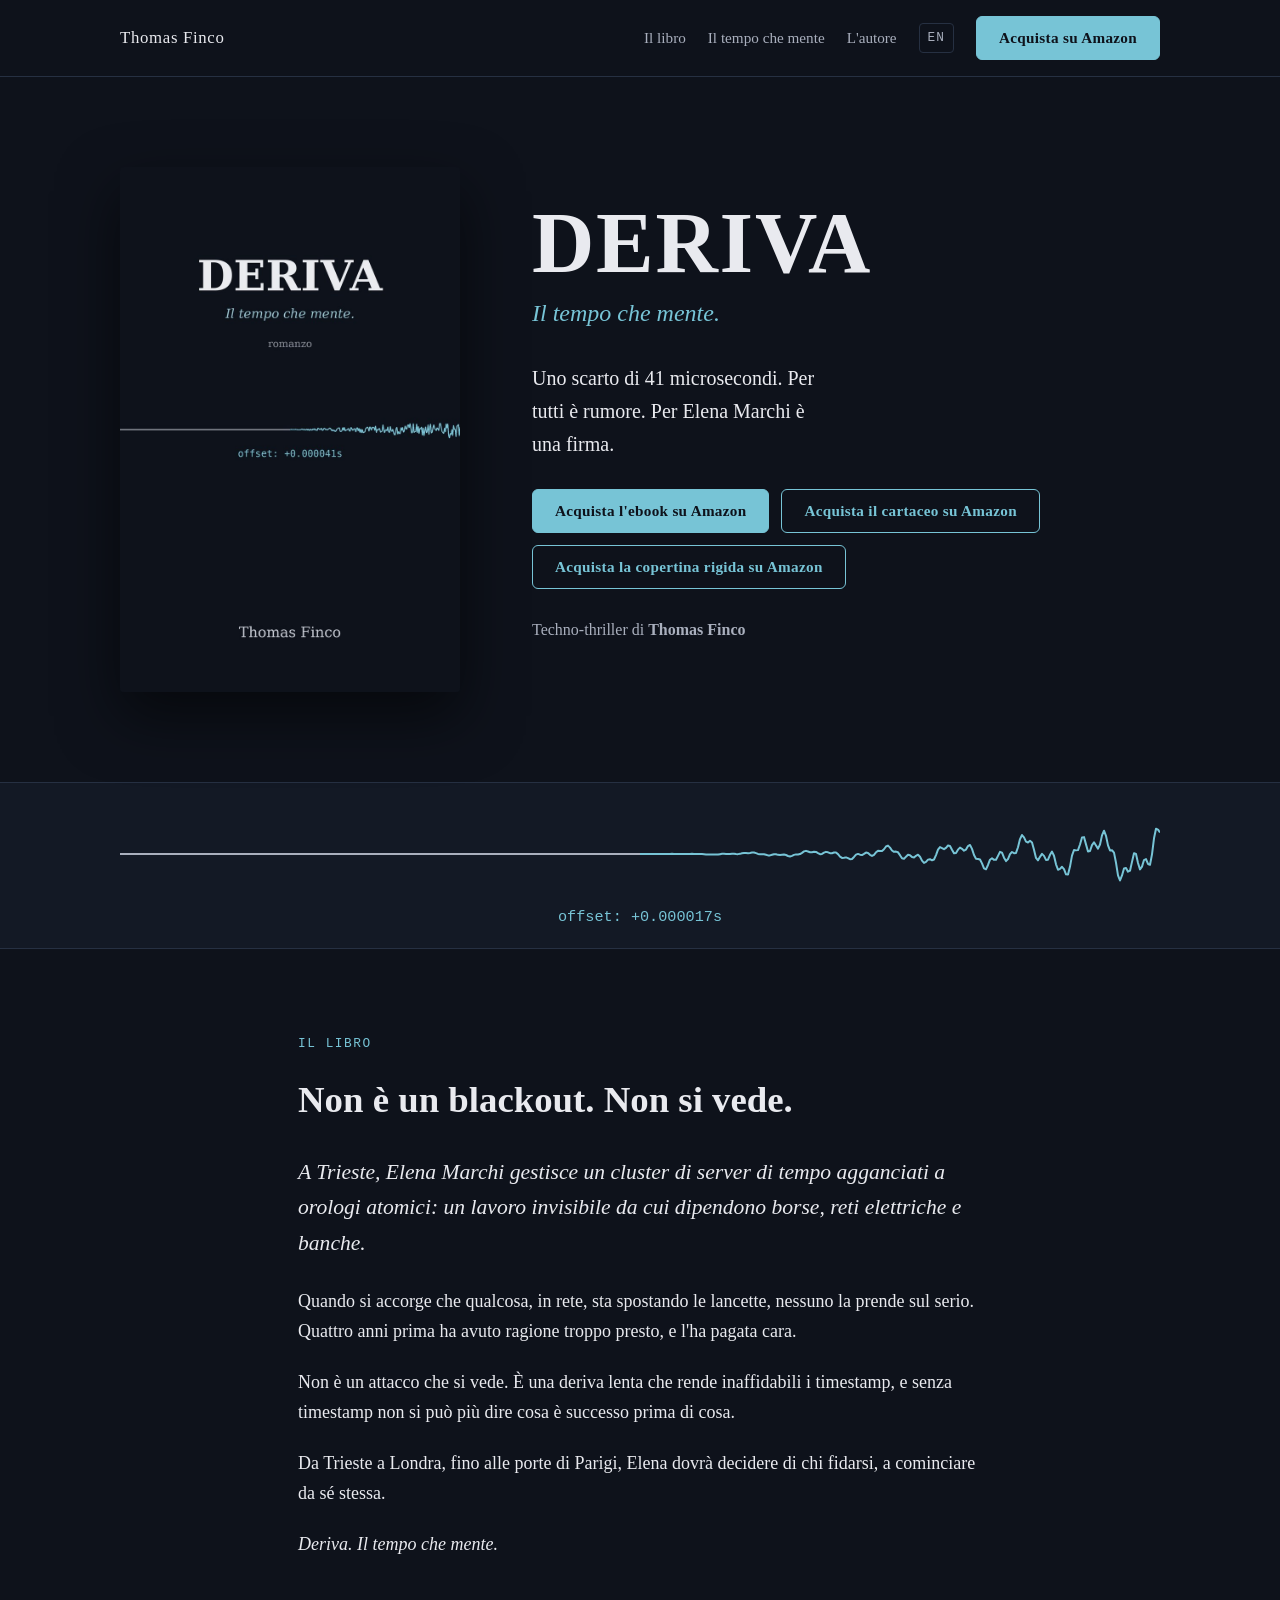
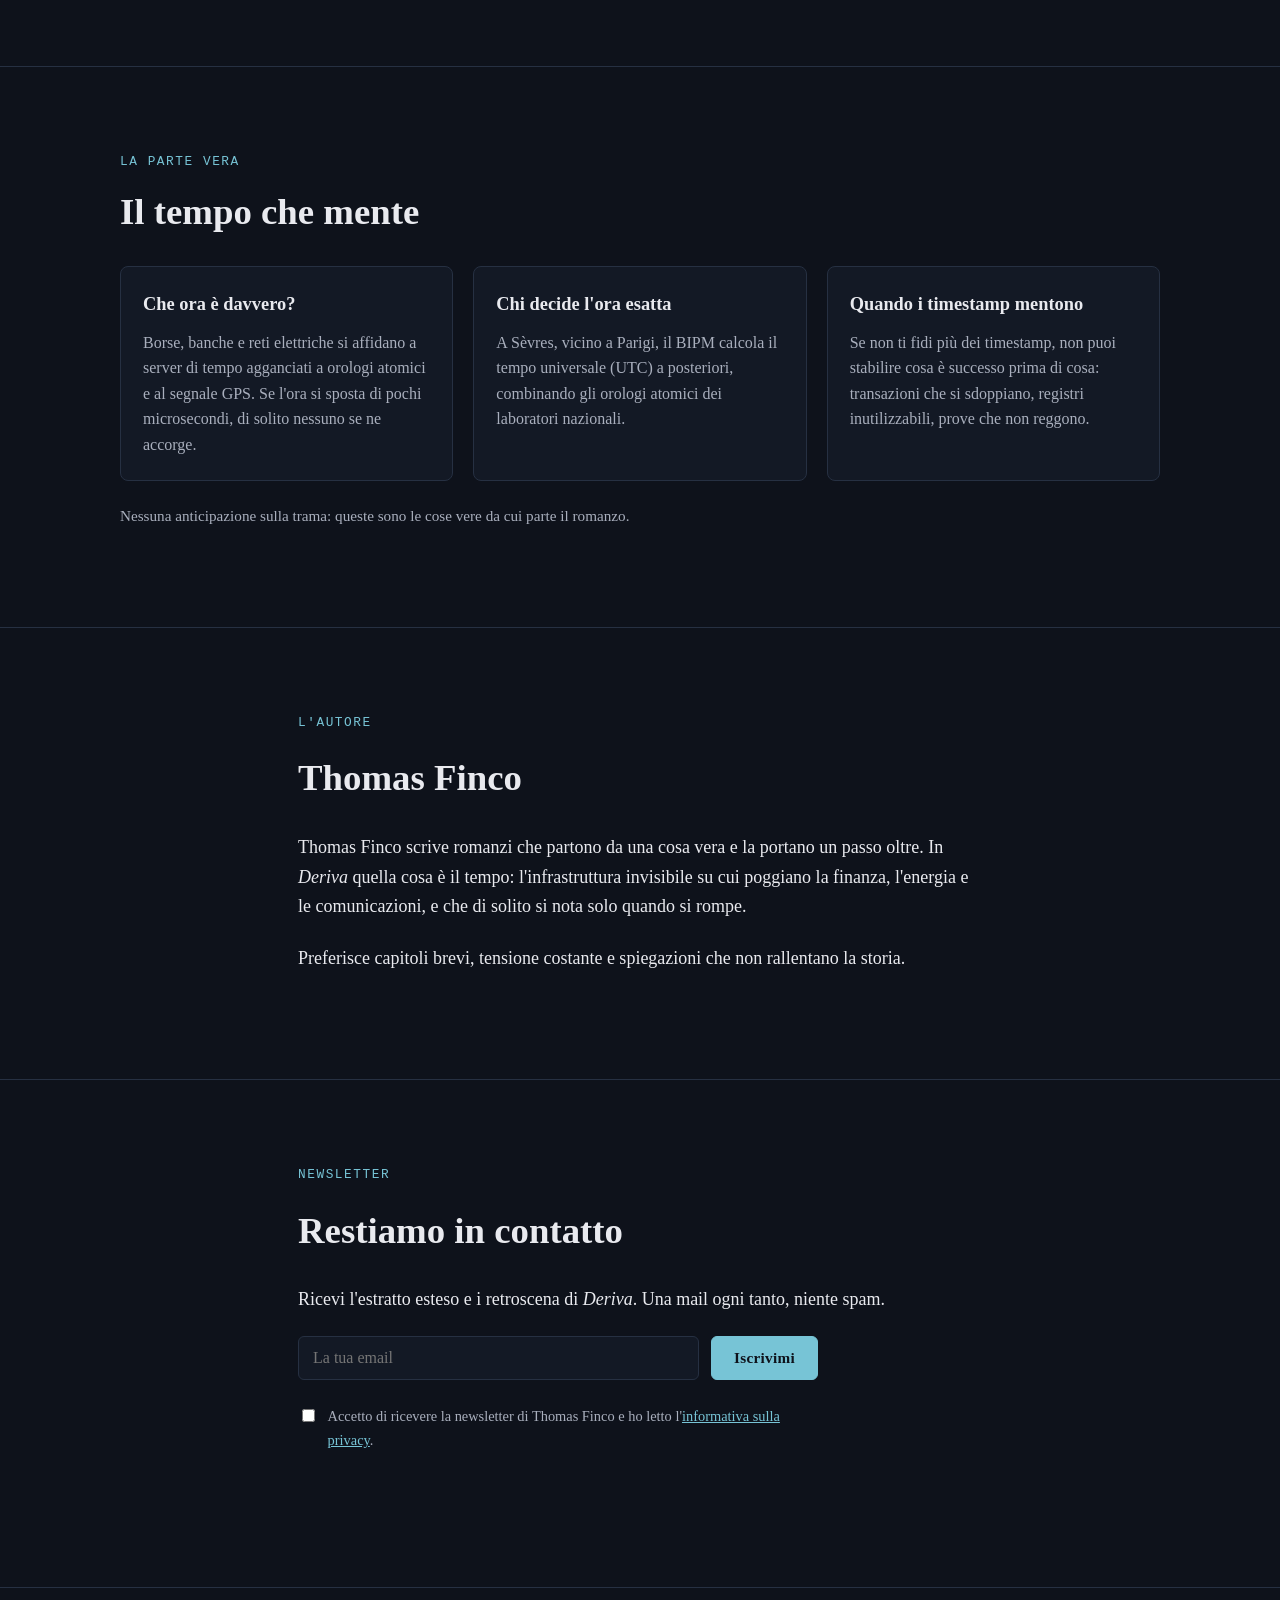
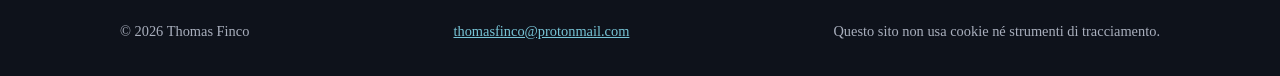
<file: index.html>
<!doctype html>
<html lang="it">
<head>
<meta charset="utf-8">
<meta name="viewport" content="width=device-width, initial-scale=1">
<title>Deriva – Il tempo che mente | Thomas Finco</title>
<meta name="description" content="Deriva, techno-thriller di Thomas Finco. Uno scarto di 41 microsecondi: per tutti è rumore, per Elena Marchi è una firma.">
<meta name="theme-color" content="#0e121b">
<link rel="icon" href="favicon.svg" type="image/svg+xml">
<link rel="stylesheet" href="style.css">

<!-- Versioni linguistiche -->
<link rel="canonical" href="https://thomasfinco.github.io/">
<link rel="alternate" hreflang="it" href="https://thomasfinco.github.io/">
<link rel="alternate" hreflang="en" href="https://thomasfinco.github.io/en/">
<link rel="alternate" hreflang="x-default" href="https://thomasfinco.github.io/">

<!-- Anteprime sui social: con un dominio proprio sostituisci l'indirizzo -->
<meta property="og:type" content="book">
<meta property="og:locale" content="it_IT">
<meta property="og:locale:alternate" content="en_US">
<meta property="og:title" content="Deriva – Il tempo che mente">
<meta property="og:description" content="Techno-thriller di Thomas Finco. Uno scarto di 41 microsecondi: per tutti è rumore.">
<meta property="og:image" content="https://thomasfinco.github.io/anteprima-social.jpg">
<meta name="twitter:card" content="summary_large_image">

<script type="application/ld+json">
{
  "@context": "https://schema.org",
  "@type": "Book",
  "@id": "https://thomasfinco.github.io/#libro",
  "name": "Deriva. Il tempo che mente.",
  "url": "https://thomasfinco.github.io/",
  "author": {
    "@type": "Person",
    "@id": "https://thomasfinco.github.io/#autore",
    "name": "Thomas Finco",
    "url": "https://thomasfinco.github.io/"
  },
  "inLanguage": "it",
  "genre": "Techno-thriller",
  "image": "https://thomasfinco.github.io/copertina.jpg",
  "workTranslation": {
    "@id": "https://thomasfinco.github.io/en/#book"
  },
  "workExample": [
    {
      "@type": "Book",
      "bookFormat": "https://schema.org/EBook",
      "inLanguage": "it",
      "datePublished": "2026-10-10",
      "identifier": {
        "@type": "PropertyValue",
        "propertyID": "ASIN",
        "value": "B0HM3VLLCF"
      },
      "offers": {
        "@type": "Offer",
        "price": "3.99",
        "priceCurrency": "EUR",
        "url": "https://www.amazon.it/dp/B0HM3VLLCF"
      }
    },
    {
      "@type": "Book",
      "bookFormat": "https://schema.org/Paperback",
      "inLanguage": "it",
      "isbn": "9798167982208",
      "numberOfPages": 368,
      "url": "https://www.amazon.it/dp/B0HS6G2751"
    },
    {
      "@type": "Book",
      "bookFormat": "https://schema.org/Hardcover",
      "inLanguage": "it",
      "isbn": "9798167984905",
      "numberOfPages": 368,
      "url": "https://www.amazon.it/dp/B0HS5NPGVF"
    }
  ],
  "sameAs": [
    "https://www.amazon.it/dp/B0HM3VLLCF",
    "https://www.amazon.it/dp/B0HS6G2751",
    "https://www.amazon.it/dp/B0HS5NPGVF"
  ]
}
</script>
</head>
<body>

<header>
  <div class="wrap">
    <a class="marchio" href="#top">Thomas Finco</a>
    <nav aria-label="Principale">
      <a class="voce" href="#il-libro">Il libro</a>
      <a class="voce" href="#il-tempo">Il tempo che mente</a>
      <a class="voce" href="#estratto" id="nav-estratto" hidden>Estratto</a>
      <a class="voce" href="#autore">L'autore</a>
      <a class="lingua" href="en/" hreflang="en" lang="en" title="Read this site in English">EN</a>
      <a class="btn" id="btn-acquista-alto" aria-disabled="true">Presto su Amazon</a>
    </nav>
  </div>
</header>

<main id="top">

  <div class="hero">
    <div class="wrap">
      <img src="copertina.jpg" width="800" height="1237" alt="Copertina di Deriva. Il tempo che mente., romanzo di Thomas Finco: titolo chiaro su sfondo scuro e una linea piatta che comincia a vibrare.">
      <div>
        <h1>DERIVA</h1>
        <p class="sottotitolo">Il tempo che mente.</p>
        <p class="gancio">Uno scarto di 41 microsecondi. Per tutti è rumore. Per Elena Marchi è una firma.</p>
        <div class="azioni">
          <a class="btn" id="btn-ebook" aria-disabled="true">Ebook: in arrivo su Amazon</a>
          <a class="btn secondario" id="btn-cartaceo" aria-disabled="true">Cartaceo</a>
          <a class="btn secondario" id="btn-rigida" hidden>Copertina rigida</a>
        </div>
        <p class="autore-riga">Techno-thriller di <strong>Thomas Finco</strong></p>
      </div>
    </div>
  </div>

  <div class="onda" aria-hidden="true">
    <div class="wrap">
      <canvas id="onda"></canvas>
      <p class="offset" id="offset">offset: +0.000041s</p>
    </div>
  </div>

  <section id="il-libro">
    <div class="wrap colonna">
      <p class="etichetta">Il libro</p>
      <h2>Non è un blackout. Non si vede.</h2>
      <p class="evidenza">A Trieste, Elena Marchi gestisce un cluster di server di tempo agganciati a orologi atomici: un lavoro invisibile da cui dipendono borse, reti elettriche e banche.</p>
      <p>Quando si accorge che qualcosa, in rete, sta spostando le lancette, nessuno la prende sul serio. Quattro anni prima ha avuto ragione troppo presto, e l'ha pagata cara.</p>
      <p>Non è un attacco che si vede. È una deriva lenta che rende inaffidabili i timestamp, e senza timestamp non si può più dire cosa è successo prima di cosa.</p>
      <p>Da Trieste a Londra, fino alle porte di Parigi, Elena dovrà decidere di chi fidarsi, a cominciare da sé stessa.</p>
      <p><em>Deriva. Il tempo che mente.</em></p>
    </div>
  </section>

  <section id="il-tempo">
    <div class="wrap">
      <p class="etichetta">La parte vera</p>
      <h2>Il tempo che mente</h2>
      <div class="schede">
        <article class="scheda">
          <h3>Che ora è davvero?</h3>
          <p>Borse, banche e reti elettriche si affidano a server di tempo agganciati a orologi atomici e al segnale GPS. Se l'ora si sposta di pochi microsecondi, di solito nessuno se ne accorge.</p>
        </article>
        <article class="scheda">
          <h3>Chi decide l'ora esatta</h3>
          <p>A Sèvres, vicino a Parigi, il BIPM calcola il tempo universale (UTC) a posteriori, combinando gli orologi atomici dei laboratori nazionali.</p>
        </article>
        <article class="scheda">
          <h3>Quando i timestamp mentono</h3>
          <p>Se non ti fidi più dei timestamp, non puoi stabilire cosa è successo prima di cosa: transazioni che si sdoppiano, registri inutilizzabili, prove che non reggono.</p>
        </article>
      </div>
      <p class="nota">Nessuna anticipazione sulla trama: queste sono le cose vere da cui parte il romanzo.</p>
    </div>
  </section>

  <section id="estratto" hidden>
    <div class="wrap colonna">
      <p class="etichetta">Estratto</p>
      <h2>Le prime pagine</h2>
      <div id="testo-estratto"></div>
    </div>
  </section>

  <section id="autore">
    <div class="wrap colonna">
      <p class="etichetta">L'autore</p>
      <h2>Thomas Finco</h2>
      <p>Thomas Finco scrive romanzi che partono da una cosa vera e la portano un passo oltre. In <em>Deriva</em> quella cosa è il tempo: l'infrastruttura invisibile su cui poggiano la finanza, l'energia e le comunicazioni, e che di solito si nota solo quando si rompe.</p>
      <p>Preferisce capitoli brevi, tensione costante e spiegazioni che non rallentano la storia.</p>
    </div>
  </section>

  <section id="newsletter" hidden>
    <div class="wrap colonna">
      <p class="etichetta">Newsletter</p>
      <h2>Restiamo in contatto</h2>
      <p>Ricevi l'estratto esteso e i retroscena di <em>Deriva</em>. Una mail ogni tanto, niente spam.</p>
      <form id="form-newsletter" method="post" novalidate>
        <label for="email" class="sr">Indirizzo email</label>
        <input id="email" name="fields[email]" type="email" required placeholder="La tua email" autocomplete="email">
        <button class="btn" type="submit">Iscrivimi</button>
        <label class="consenso"><input type="checkbox" id="consenso" required> <span>Accetto di ricevere la newsletter di Thomas Finco e ho letto l'<a href="privacy.html">informativa sulla privacy</a>.</span></label>
        <input type="hidden" name="ml-submit" value="1">
        <input type="hidden" name="anticsrf" value="true">
        <p id="esito" role="status" aria-live="polite"></p>
      </form>
    </div>
  </section>

</main>

<footer>
  <div class="wrap">
    <span>© 2026 Thomas Finco</span>
    <span id="contatto" hidden></span>
    <span>Questo sito non usa cookie né strumenti di tracciamento.</span>
  </div>
</footer>

<script src="config.js"></script>
<script src="app.js"></script>
</body>
</html>
</file>
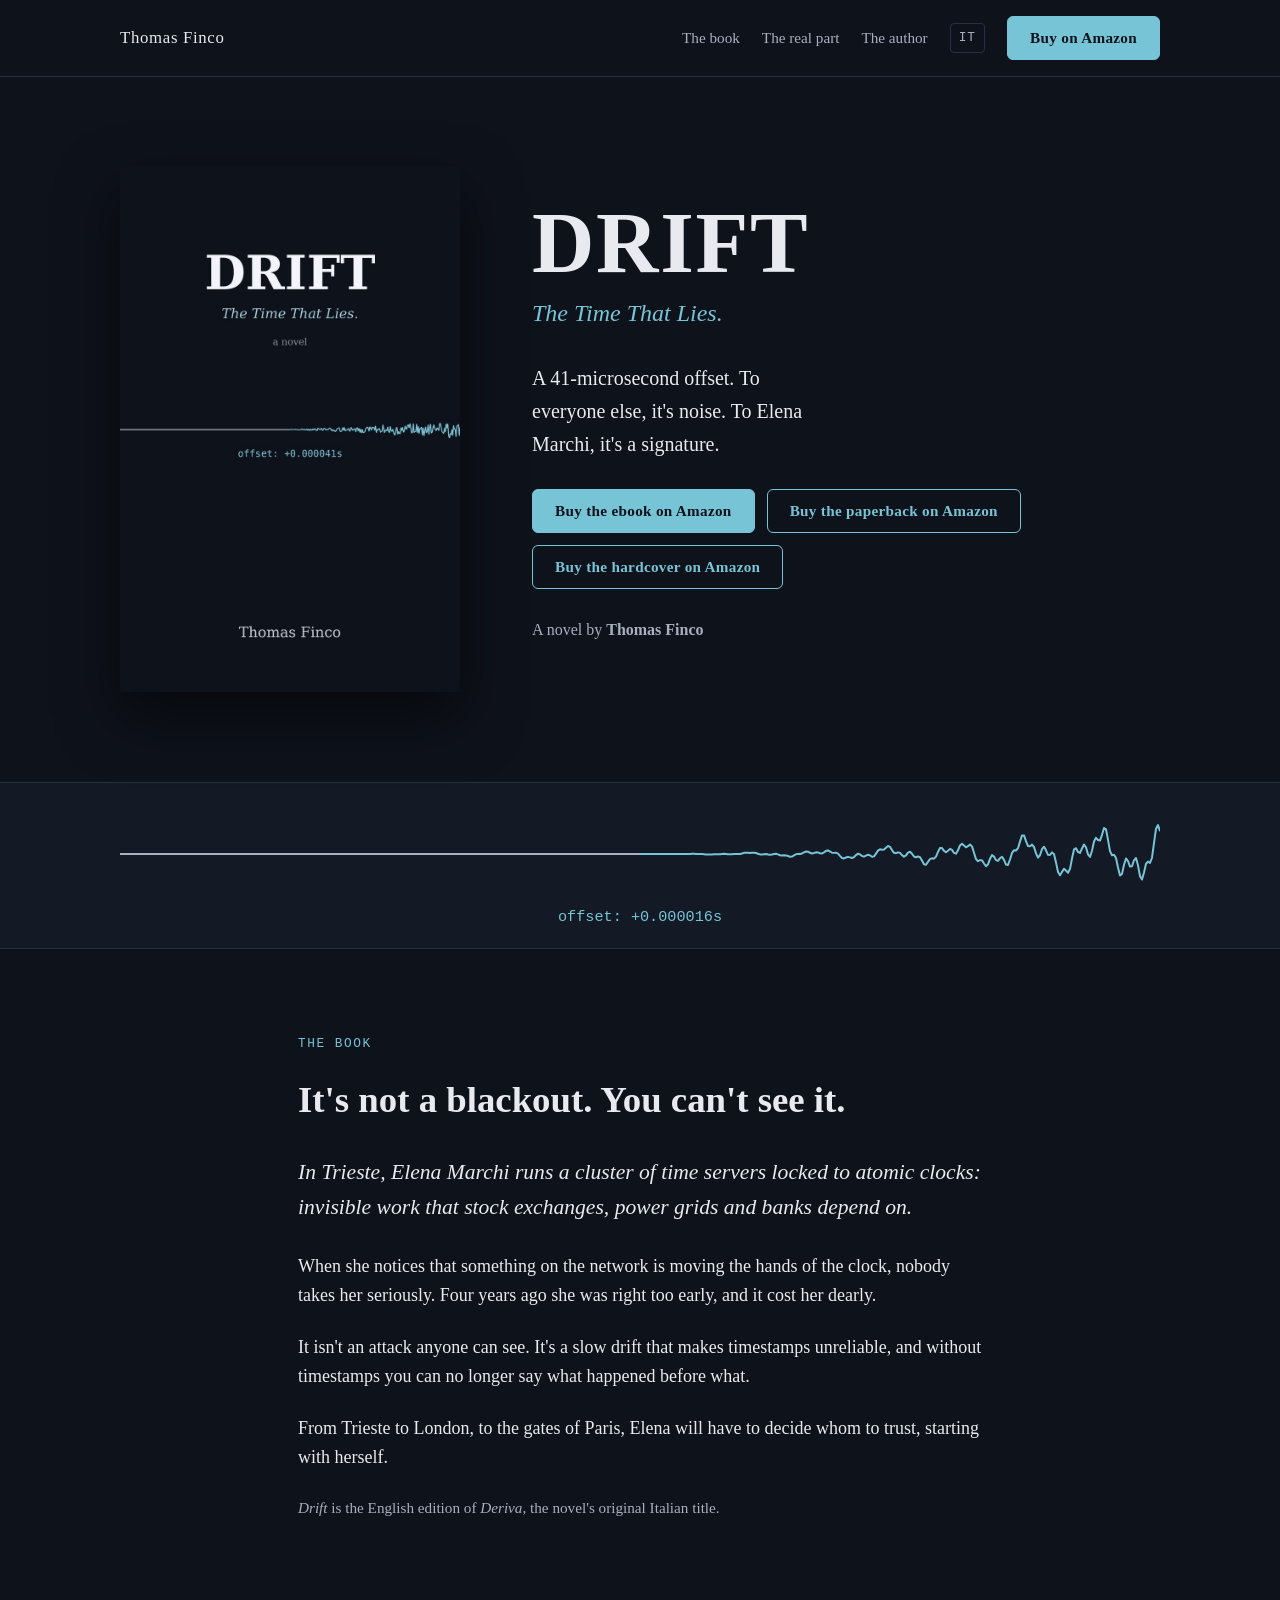
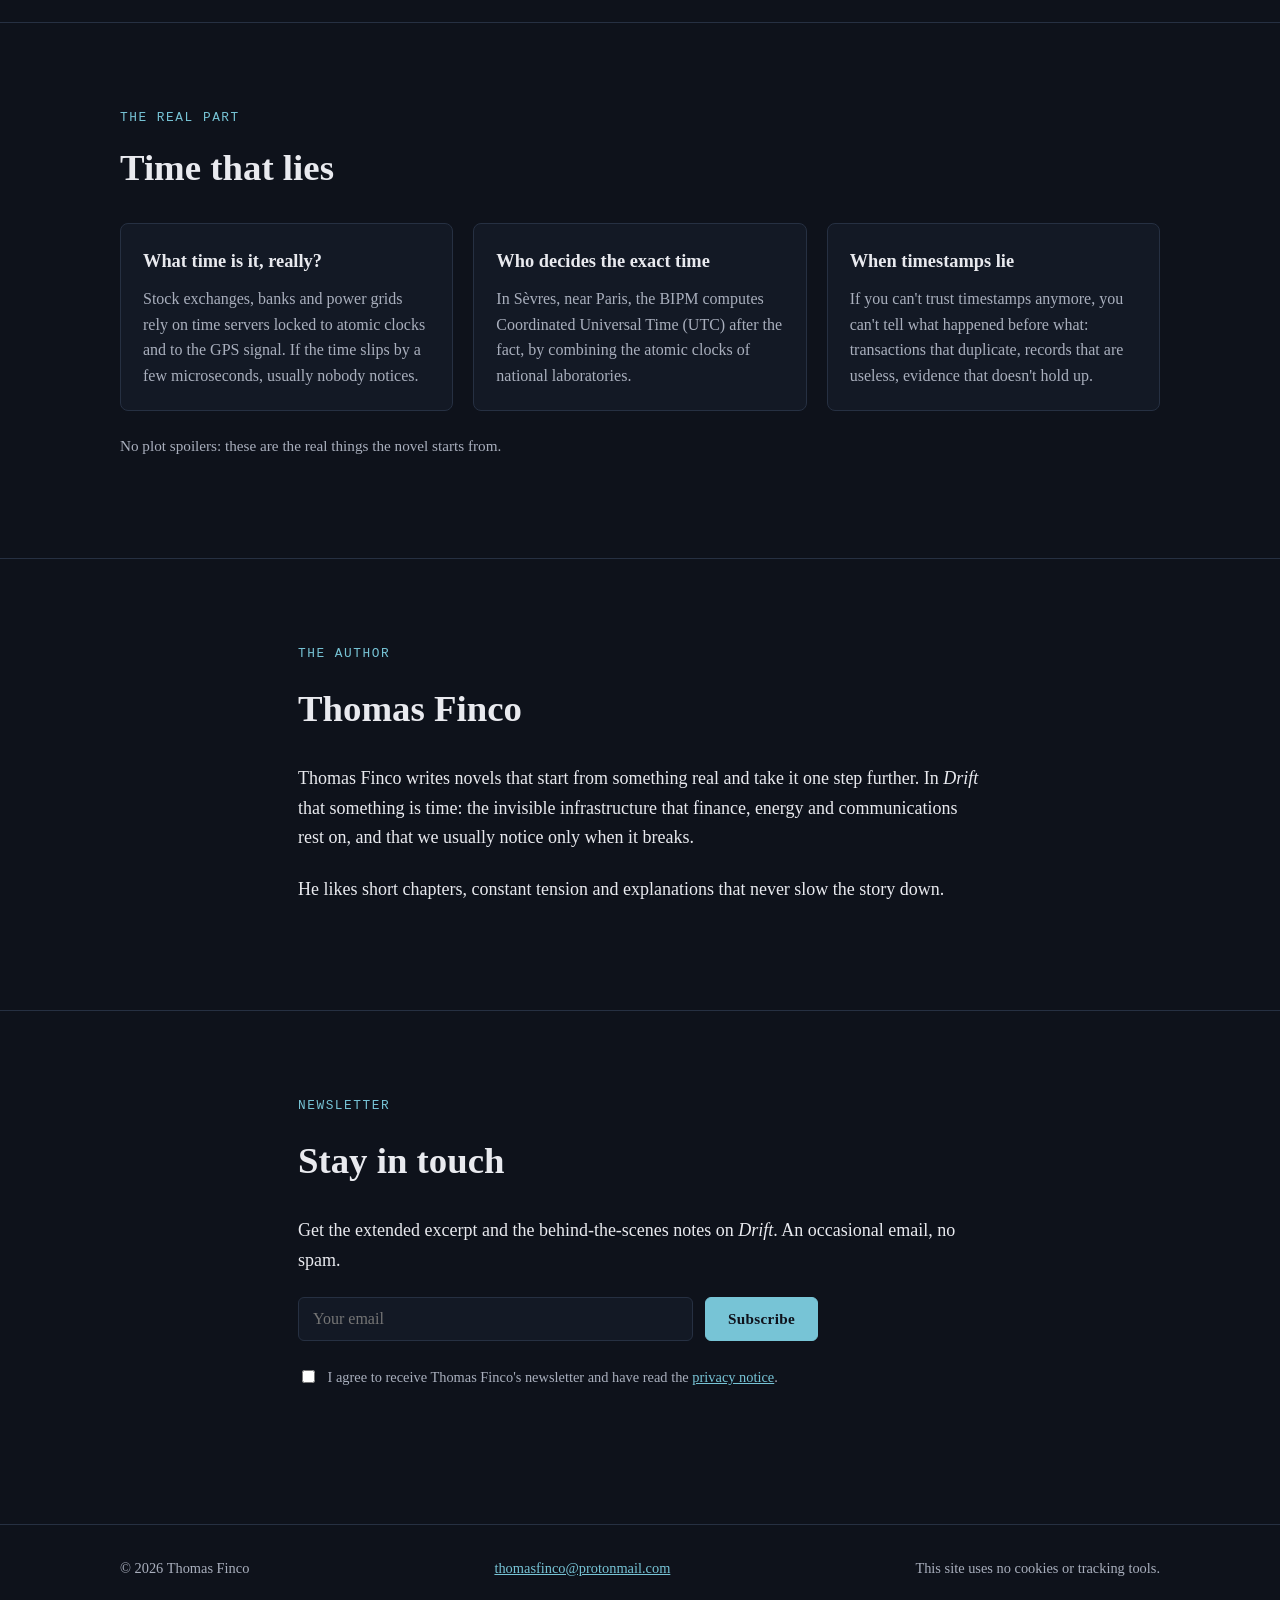
<file: en/index.html>
<!doctype html>
<html lang="en">
<head>
<meta charset="utf-8">
<meta name="viewport" content="width=device-width, initial-scale=1">
<title>Drift: The Time That Lies – A techno-thriller by Thomas Finco</title>
<meta name="description" content="Drift: The Time That Lies, a techno-thriller by Thomas Finco. A 41-microsecond offset: to everyone else it's noise, to Elena Marchi it's a signature.">
<meta name="theme-color" content="#0e121b">
<link rel="icon" href="../favicon.svg" type="image/svg+xml">
<link rel="stylesheet" href="../style.css">

<!-- Language versions -->
<link rel="canonical" href="https://thomasfinco.github.io/en/">
<link rel="alternate" hreflang="it" href="https://thomasfinco.github.io/">
<link rel="alternate" hreflang="en" href="https://thomasfinco.github.io/en/">
<link rel="alternate" hreflang="x-default" href="https://thomasfinco.github.io/">

<!-- Social previews: replace the address if you move to your own domain -->
<meta property="og:type" content="book">
<meta property="og:locale" content="en_US">
<meta property="og:locale:alternate" content="it_IT">
<meta property="og:title" content="Drift: The Time That Lies – A techno-thriller by Thomas Finco">
<meta property="og:description" content="A 41-microsecond offset. To everyone else it's noise.">
<meta property="og:image" content="https://thomasfinco.github.io/anteprima-social-en.jpg">
<meta name="twitter:card" content="summary_large_image">

<script type="application/ld+json">
{
  "@context": "https://schema.org",
  "@type": "Book",
  "@id": "https://thomasfinco.github.io/en/#book",
  "name": "Drift: The Time That Lies",
  "url": "https://thomasfinco.github.io/en/",
  "author": {
    "@type": "Person",
    "@id": "https://thomasfinco.github.io/#autore",
    "name": "Thomas Finco",
    "url": "https://thomasfinco.github.io/"
  },
  "inLanguage": "en",
  "genre": "Techno-thriller",
  "image": "https://thomasfinco.github.io/copertina-en.jpg",
  "translationOfWork": {
    "@id": "https://thomasfinco.github.io/#libro"
  },
  "workExample": [
    {
      "@type": "Book",
      "bookFormat": "https://schema.org/EBook",
      "inLanguage": "en",
      "datePublished": "2026-10-10",
      "identifier": {
        "@type": "PropertyValue",
        "propertyID": "ASIN",
        "value": "B0HM3XYZW8"
      },
      "offers": {
        "@type": "Offer",
        "price": "3.99",
        "priceCurrency": "USD",
        "url": "https://www.amazon.com/dp/B0HM3XYZW8"
      }
    },
    {
      "@type": "Book",
      "bookFormat": "https://schema.org/Paperback",
      "inLanguage": "en",
      "isbn": "9798163069934",
      "numberOfPages": 358,
      "url": "https://www.amazon.com/dp/B0HQCT3YYR"
    },
    {
      "@type": "Book",
      "bookFormat": "https://schema.org/Hardcover",
      "inLanguage": "en",
      "isbn": "9798163071579",
      "numberOfPages": 358,
      "url": "https://www.amazon.com/dp/B0HQDKXD9N"
    }
  ],
  "sameAs": [
    "https://www.amazon.com/dp/B0HM3XYZW8",
    "https://www.amazon.com/dp/B0HQCT3YYR",
    "https://www.amazon.com/dp/B0HQDKXD9N"
  ]
}
</script>
</head>
<body>

<header>
  <div class="wrap">
    <a class="marchio" href="#top">Thomas Finco</a>
    <nav aria-label="Main">
      <a class="voce" href="#the-book">The book</a>
      <a class="voce" href="#the-real-part">The real part</a>
      <a class="voce" href="#estratto" id="nav-estratto" hidden>Excerpt</a>
      <a class="voce" href="#author">The author</a>
      <a class="lingua" href="../" hreflang="it" lang="it" title="Leggi il sito in italiano">IT</a>
      <a class="btn" id="btn-acquista-alto" aria-disabled="true">Coming soon on Amazon</a>
    </nav>
  </div>
</header>

<main id="top">

  <div class="hero">
    <div class="wrap">
      <img src="../copertina-en.jpg" width="800" height="1236" alt="Cover of Drift: The Time That Lies, a novel by Thomas Finco: a bold title on a dark background and a flat line that starts to tremble.">
      <div>
        <h1>DRIFT</h1>
        <p class="sottotitolo">The Time That Lies.</p>
        <p class="gancio">A 41-microsecond offset. To everyone else, it's noise. To Elena Marchi, it's a signature.</p>
        <div class="azioni">
          <a class="btn" id="btn-ebook" aria-disabled="true">English ebook: coming soon</a>
          <a class="btn secondario" id="btn-cartaceo" aria-disabled="true">English paperback</a>
          <a class="btn secondario" id="btn-rigida" hidden>Hardcover</a>
        </div>
        <p class="autore-riga">A novel by <strong>Thomas Finco</strong></p>
      </div>
    </div>
  </div>

  <div class="onda" aria-hidden="true">
    <div class="wrap">
      <canvas id="onda"></canvas>
      <p class="offset" id="offset">offset: +0.000041s</p>
    </div>
  </div>

  <section id="the-book">
    <div class="wrap colonna">
      <p class="etichetta">The book</p>
      <h2>It's not a blackout. You can't see it.</h2>
      <p class="evidenza">In Trieste, Elena Marchi runs a cluster of time servers locked to atomic clocks: invisible work that stock exchanges, power grids and banks depend on.</p>
      <p>When she notices that something on the network is moving the hands of the clock, nobody takes her seriously. Four years ago she was right too early, and it cost her dearly.</p>
      <p>It isn't an attack anyone can see. It's a slow drift that makes timestamps unreliable, and without timestamps you can no longer say what happened before what.</p>
      <p>From Trieste to London, to the gates of Paris, Elena will have to decide whom to trust, starting with herself.</p>
      <p class="nota"><em>Drift</em> is the English edition of <em>Deriva</em>, the novel's original Italian title.</p>
    </div>
  </section>

  <section id="the-real-part">
    <div class="wrap">
      <p class="etichetta">The real part</p>
      <h2>Time that lies</h2>
      <div class="schede">
        <article class="scheda">
          <h3>What time is it, really?</h3>
          <p>Stock exchanges, banks and power grids rely on time servers locked to atomic clocks and to the GPS signal. If the time slips by a few microseconds, usually nobody notices.</p>
        </article>
        <article class="scheda">
          <h3>Who decides the exact time</h3>
          <p>In Sèvres, near Paris, the BIPM computes Coordinated Universal Time (UTC) after the fact, by combining the atomic clocks of national laboratories.</p>
        </article>
        <article class="scheda">
          <h3>When timestamps lie</h3>
          <p>If you can't trust timestamps anymore, you can't tell what happened before what: transactions that duplicate, records that are useless, evidence that doesn't hold up.</p>
        </article>
      </div>
      <p class="nota">No plot spoilers: these are the real things the novel starts from.</p>
    </div>
  </section>

  <section id="estratto" hidden>
    <div class="wrap colonna">
      <p class="etichetta">Excerpt</p>
      <h2>The first pages</h2>
      <div id="testo-estratto"></div>
    </div>
  </section>

  <section id="author">
    <div class="wrap colonna">
      <p class="etichetta">The author</p>
      <h2>Thomas Finco</h2>
      <p>Thomas Finco writes novels that start from something real and take it one step further. In <em>Drift</em> that something is time: the invisible infrastructure that finance, energy and communications rest on, and that we usually notice only when it breaks.</p>
      <p>He likes short chapters, constant tension and explanations that never slow the story down.</p>
    </div>
  </section>

  <section id="newsletter" hidden>
    <div class="wrap colonna">
      <p class="etichetta">Newsletter</p>
      <h2>Stay in touch</h2>
      <p>Get the extended excerpt and the behind-the-scenes notes on <em>Drift</em>. An occasional email, no spam.</p>
      <form id="form-newsletter" method="post" novalidate>
        <label for="email" class="sr">Email address</label>
        <input id="email" name="fields[email]" type="email" required placeholder="Your email" autocomplete="email">
        <button class="btn" type="submit">Subscribe</button>
        <label class="consenso"><input type="checkbox" id="consenso" required> <span>I agree to receive Thomas Finco's newsletter and have read the <a href="privacy.html">privacy notice</a>.</span></label>
        <input type="hidden" name="ml-submit" value="1">
        <input type="hidden" name="anticsrf" value="true">
        <p id="esito" role="status" aria-live="polite"></p>
      </form>
    </div>
  </section>

</main>

<footer>
  <div class="wrap">
    <span>© 2026 Thomas Finco</span>
    <span id="contatto" hidden></span>
    <span>This site uses no cookies or tracking tools.</span>
  </div>
</footer>

<script src="../config.js"></script>
<script src="../app.js"></script>
</body>
</html>
</file>
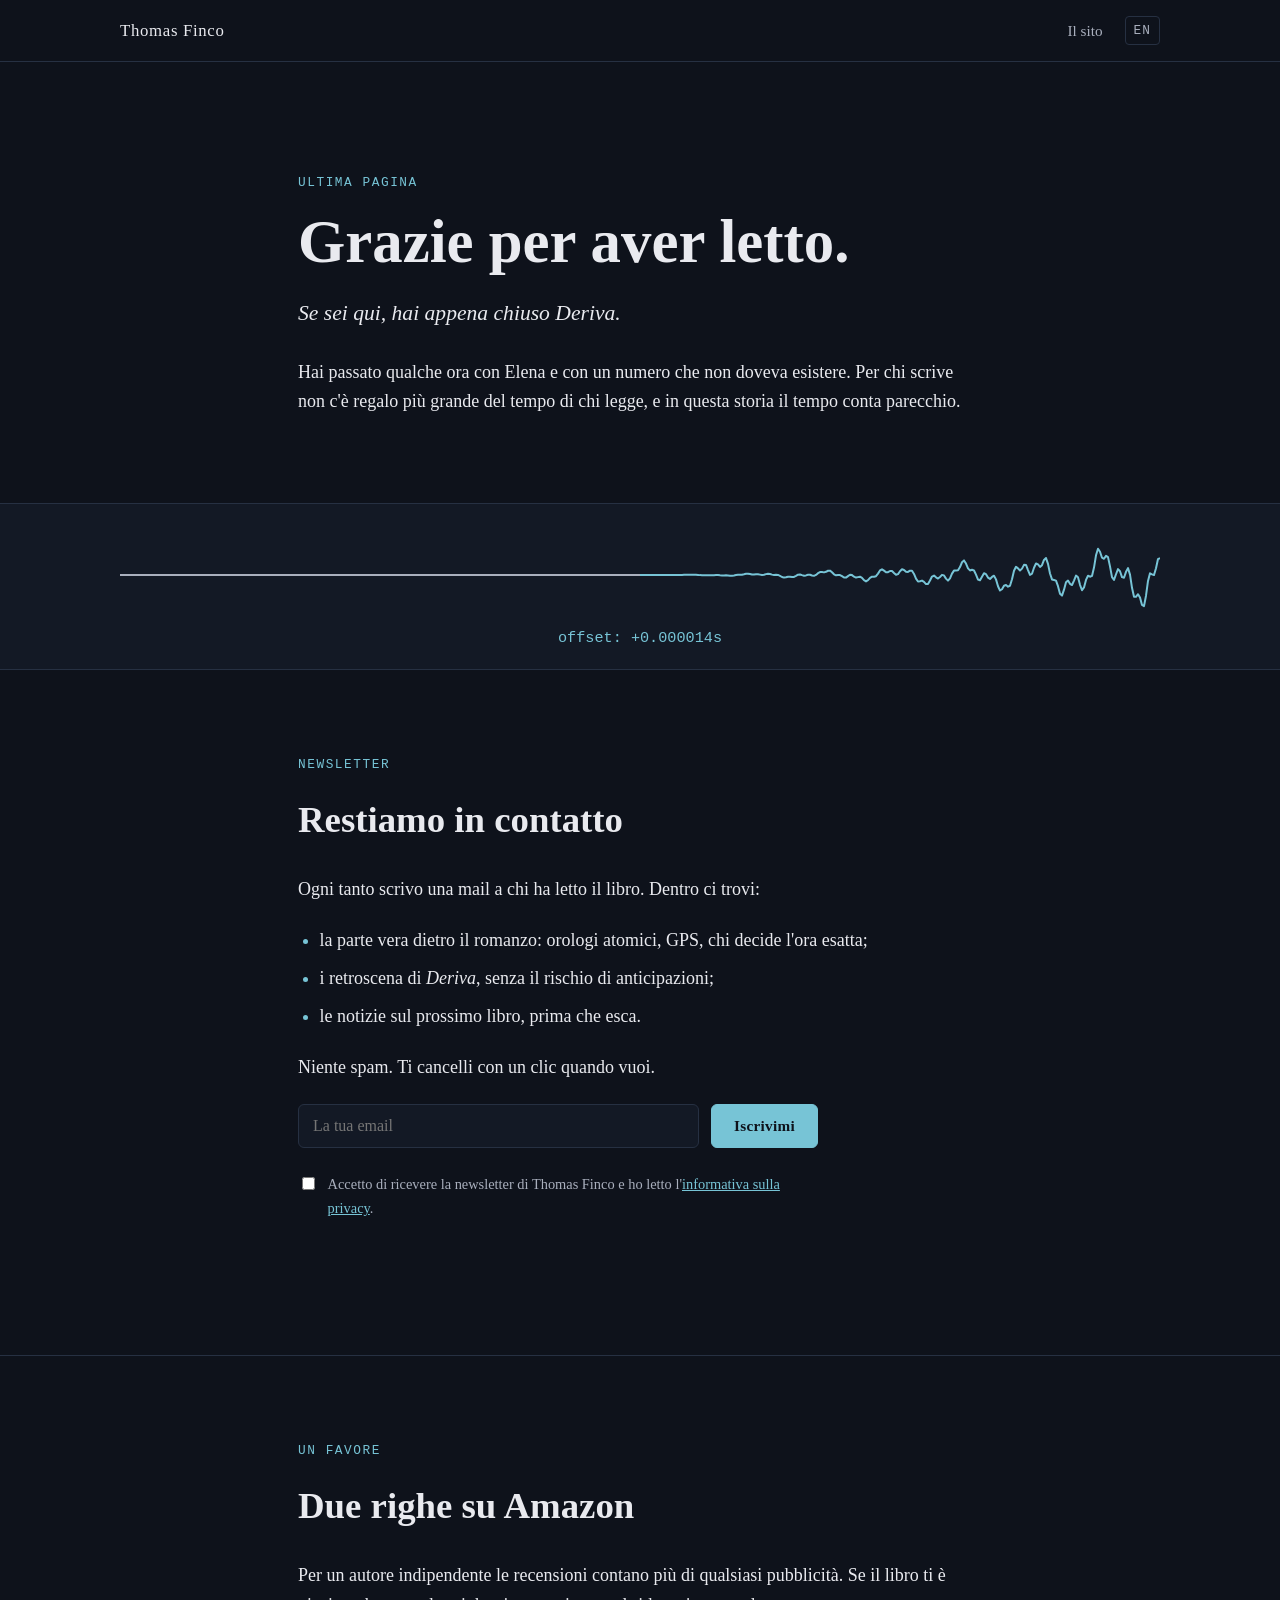
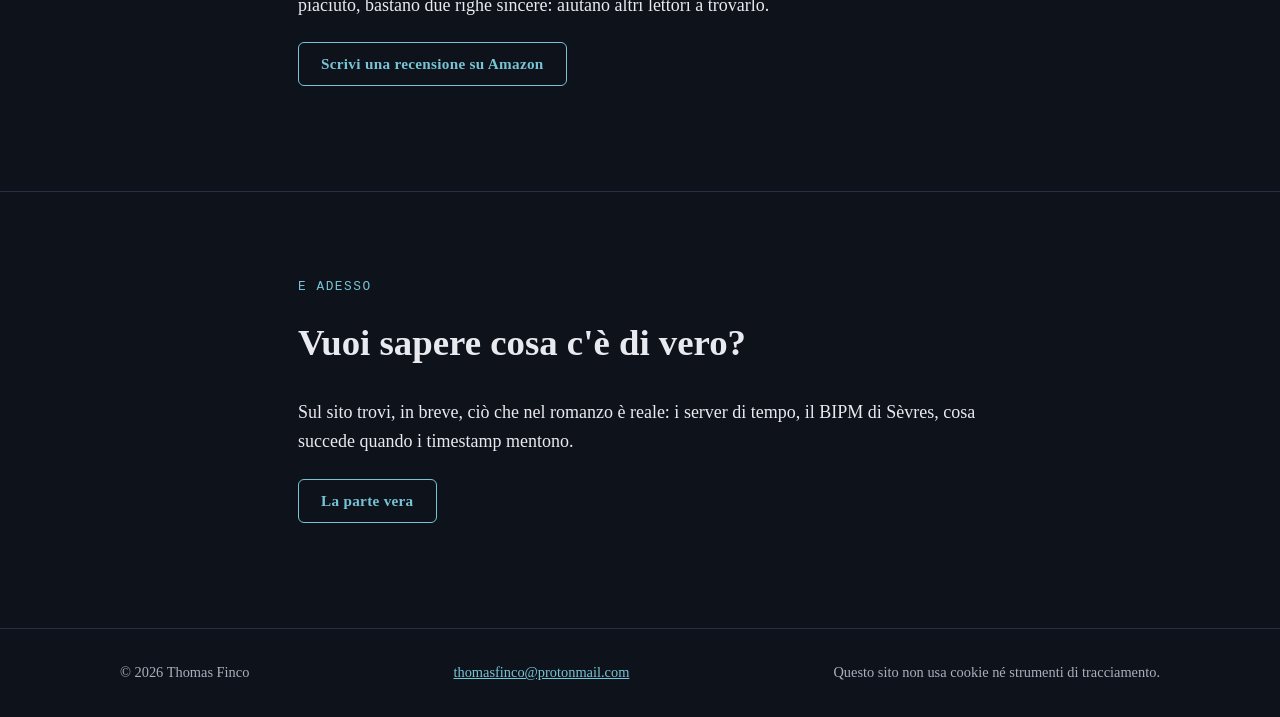
<file: grazie/index.html>
<!doctype html>
<html lang="it">
<head>
<meta charset="utf-8">
<meta name="viewport" content="width=device-width, initial-scale=1">
<title>Grazie per aver letto Deriva | Thomas Finco</title>
<meta name="description" content="Hai finito Deriva: grazie. Iscriviti alla newsletter di Thomas Finco per i retroscena veri del romanzo e le notizie sul prossimo libro.">
<meta name="robots" content="noindex">
<meta name="theme-color" content="#0e121b">
<link rel="icon" href="../favicon.svg" type="image/svg+xml">
<link rel="stylesheet" href="../style.css">
<link rel="alternate" hreflang="it" href="https://thomasfinco.github.io/grazie/">
<link rel="alternate" hreflang="en" href="https://thomasfinco.github.io/en/thanks/">
</head>
<body>

<header>
  <div class="wrap">
    <a class="marchio" href="../">Thomas Finco</a>
    <nav aria-label="Principale">
      <a class="voce" href="../">Il sito</a>
      <a class="lingua" href="../en/thanks/" hreflang="en" lang="en" title="Read this page in English">EN</a>
    </nav>
  </div>
</header>

<main id="top">

  <div class="grazie">
    <div class="wrap colonna">
      <p class="etichetta">Ultima pagina</p>
      <h1>Grazie per aver letto.</h1>
      <p class="evidenza">Se sei qui, hai appena chiuso <em>Deriva</em>.</p>
      <p>Hai passato qualche ora con Elena e con un numero che non doveva esistere. Per chi scrive non c'è regalo più grande del tempo di chi legge, e in questa storia il tempo conta parecchio.</p>
    </div>
  </div>

  <div class="onda" aria-hidden="true">
    <div class="wrap">
      <canvas id="onda"></canvas>
      <p class="offset" id="offset">offset: +0.000041s</p>
    </div>
  </div>

  <section id="newsletter" hidden>
    <div class="wrap colonna">
      <p class="etichetta">Newsletter</p>
      <h2>Restiamo in contatto</h2>
      <p>Ogni tanto scrivo una mail a chi ha letto il libro. Dentro ci trovi:</p>
      <ul class="elenco">
        <li>la parte vera dietro il romanzo: orologi atomici, GPS, chi decide l'ora esatta;</li>
        <li>i retroscena di <em>Deriva</em>, senza il rischio di anticipazioni;</li>
        <li>le notizie sul prossimo libro, prima che esca.</li>
      </ul>
      <p>Niente spam. Ti cancelli con un clic quando vuoi.</p>
      <form id="form-newsletter" method="post" novalidate>
        <label for="email" class="sr">Indirizzo email</label>
        <input id="email" name="fields[email]" type="email" required placeholder="La tua email" autocomplete="email">
        <button class="btn" type="submit">Iscrivimi</button>
        <label class="consenso"><input type="checkbox" id="consenso" required> <span>Accetto di ricevere la newsletter di Thomas Finco e ho letto l'<a href="../privacy.html">informativa sulla privacy</a>.</span></label>
        <input type="hidden" name="ml-submit" value="1">
        <input type="hidden" name="anticsrf" value="true">
        <p id="esito" role="status" aria-live="polite"></p>
      </form>
    </div>
  </section>

  <section id="recensione">
    <div class="wrap colonna">
      <p class="etichetta">Un favore</p>
      <h2>Due righe su Amazon</h2>
      <p>Per un autore indipendente le recensioni contano più di qualsiasi pubblicità. Se il libro ti è piaciuto, bastano due righe sincere: aiutano altri lettori a trovarlo.</p>
      <p><a class="btn secondario" id="btn-recensione" hidden>Scrivi una recensione su Amazon</a></p>
    </div>
  </section>

  <section id="ancora">
    <div class="wrap colonna">
      <p class="etichetta">E adesso</p>
      <h2>Vuoi sapere cosa c'è di vero?</h2>
      <p>Sul sito trovi, in breve, ciò che nel romanzo è reale: i server di tempo, il BIPM di Sèvres, cosa succede quando i timestamp mentono.</p>
      <p><a class="btn secondario" href="../#il-tempo">La parte vera</a></p>
    </div>
  </section>

</main>

<footer>
  <div class="wrap">
    <span>© 2026 Thomas Finco</span>
    <span id="contatto" hidden></span>
    <span>Questo sito non usa cookie né strumenti di tracciamento.</span>
  </div>
</footer>

<script src="../config.js"></script>
<script src="../app.js"></script>
</body>
</html>
</file>
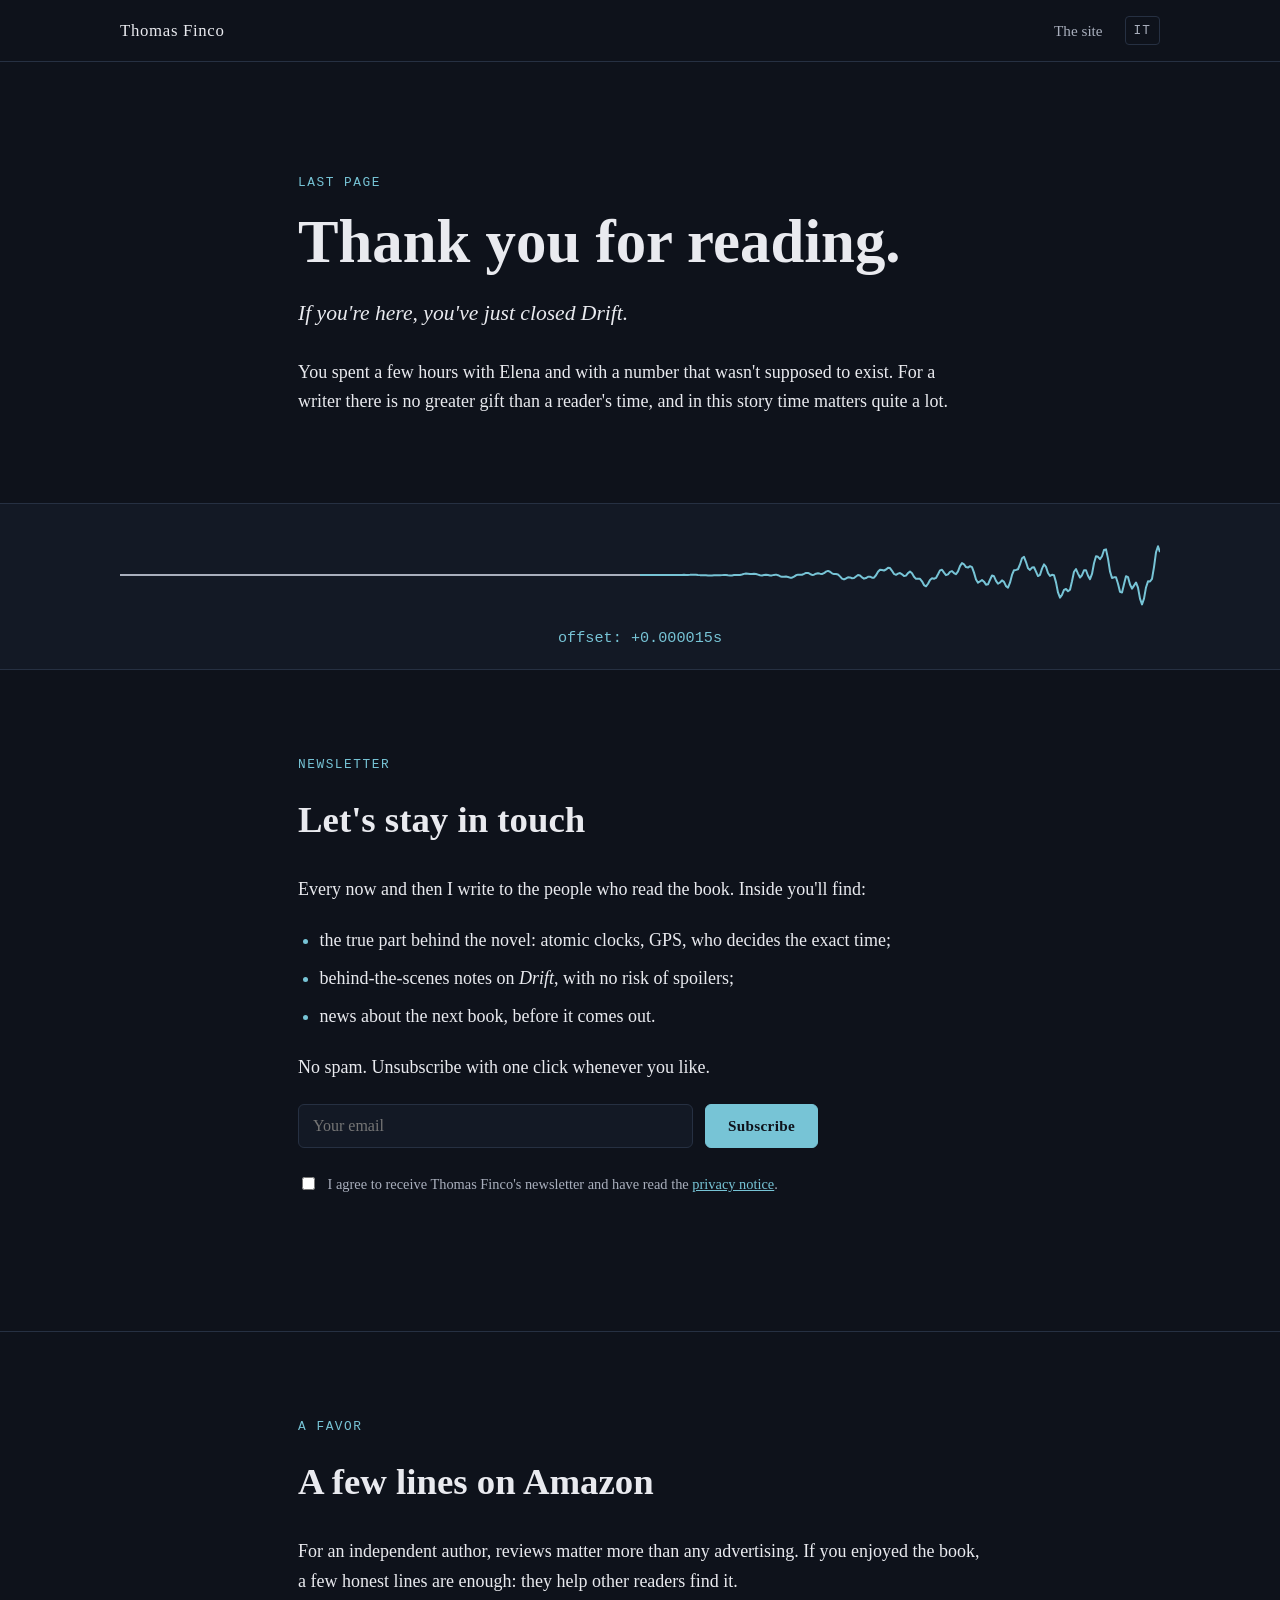
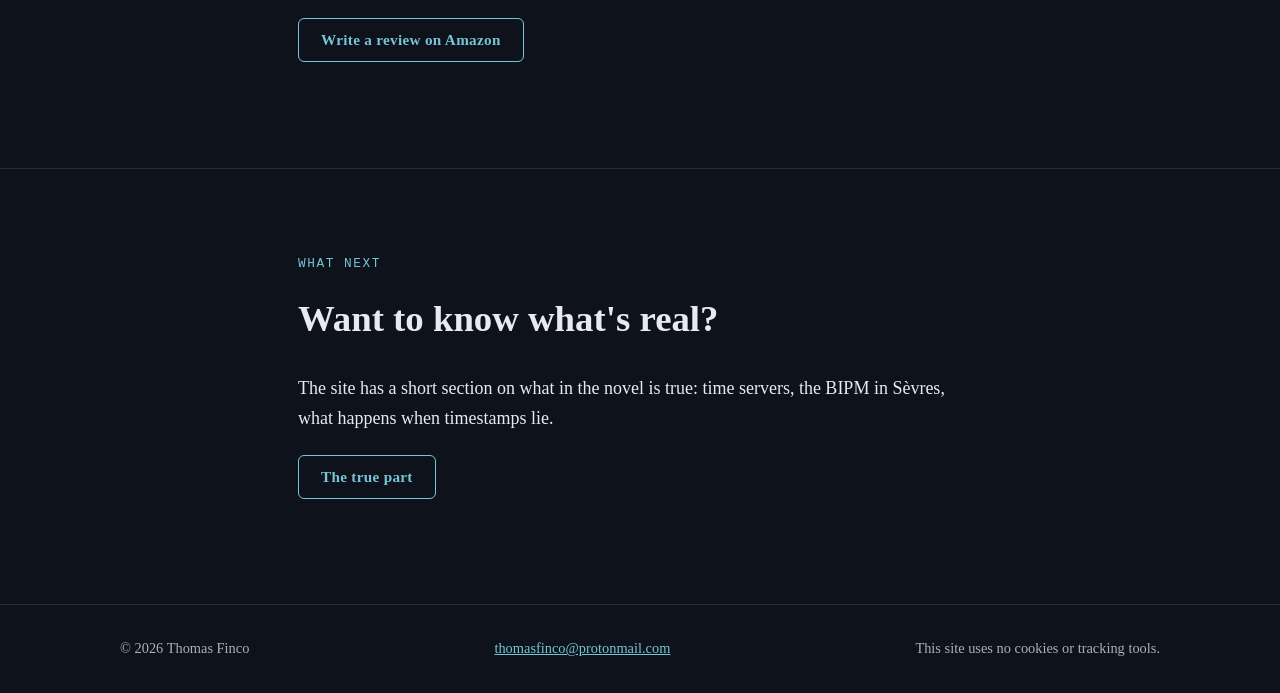
<file: en/thanks/index.html>
<!doctype html>
<html lang="en">
<head>
<meta charset="utf-8">
<meta name="viewport" content="width=device-width, initial-scale=1">
<title>Thank you for reading Drift | Thomas Finco</title>
<meta name="description" content="You finished Drift: thank you. Join Thomas Finco's newsletter for the true story behind the novel and news about the next book.">
<meta name="robots" content="noindex">
<meta name="theme-color" content="#0e121b">
<link rel="icon" href="../../favicon.svg" type="image/svg+xml">
<link rel="stylesheet" href="../../style.css">
<link rel="alternate" hreflang="it" href="https://thomasfinco.github.io/grazie/">
<link rel="alternate" hreflang="en" href="https://thomasfinco.github.io/en/thanks/">
</head>
<body>

<header>
  <div class="wrap">
    <a class="marchio" href="../">Thomas Finco</a>
    <nav aria-label="Main">
      <a class="voce" href="../">The site</a>
      <a class="lingua" href="../../grazie/" hreflang="it" lang="it" title="Leggi questa pagina in italiano">IT</a>
    </nav>
  </div>
</header>

<main id="top">

  <div class="grazie">
    <div class="wrap colonna">
      <p class="etichetta">Last page</p>
      <h1>Thank you for reading.</h1>
      <p class="evidenza">If you're here, you've just closed <em>Drift</em>.</p>
      <p>You spent a few hours with Elena and with a number that wasn't supposed to exist. For a writer there is no greater gift than a reader's time, and in this story time matters quite a lot.</p>
    </div>
  </div>

  <div class="onda" aria-hidden="true">
    <div class="wrap">
      <canvas id="onda"></canvas>
      <p class="offset" id="offset">offset: +0.000041s</p>
    </div>
  </div>

  <section id="newsletter" hidden>
    <div class="wrap colonna">
      <p class="etichetta">Newsletter</p>
      <h2>Let's stay in touch</h2>
      <p>Every now and then I write to the people who read the book. Inside you'll find:</p>
      <ul class="elenco">
        <li>the true part behind the novel: atomic clocks, GPS, who decides the exact time;</li>
        <li>behind-the-scenes notes on <em>Drift</em>, with no risk of spoilers;</li>
        <li>news about the next book, before it comes out.</li>
      </ul>
      <p>No spam. Unsubscribe with one click whenever you like.</p>
      <form id="form-newsletter" method="post" novalidate>
        <label for="email" class="sr">Email address</label>
        <input id="email" name="fields[email]" type="email" required placeholder="Your email" autocomplete="email">
        <button class="btn" type="submit">Subscribe</button>
        <label class="consenso"><input type="checkbox" id="consenso" required> <span>I agree to receive Thomas Finco's newsletter and have read the <a href="../privacy.html">privacy notice</a>.</span></label>
        <input type="hidden" name="ml-submit" value="1">
        <input type="hidden" name="anticsrf" value="true">
        <p id="esito" role="status" aria-live="polite"></p>
      </form>
    </div>
  </section>

  <section id="recensione">
    <div class="wrap colonna">
      <p class="etichetta">A favor</p>
      <h2>A few lines on Amazon</h2>
      <p>For an independent author, reviews matter more than any advertising. If you enjoyed the book, a few honest lines are enough: they help other readers find it.</p>
      <p><a class="btn secondario" id="btn-recensione" hidden>Write a review on Amazon</a></p>
    </div>
  </section>

  <section id="ancora">
    <div class="wrap colonna">
      <p class="etichetta">What next</p>
      <h2>Want to know what's real?</h2>
      <p>The site has a short section on what in the novel is true: time servers, the BIPM in Sèvres, what happens when timestamps lie.</p>
      <p><a class="btn secondario" href="../#the-real-part">The true part</a></p>
    </div>
  </section>

</main>

<footer>
  <div class="wrap">
    <span>© 2026 Thomas Finco</span>
    <span id="contatto" hidden></span>
    <span>This site uses no cookies or tracking tools.</span>
  </div>
</footer>

<script src="../../config.js"></script>
<script src="../../app.js"></script>
</body>
</html>
</file>
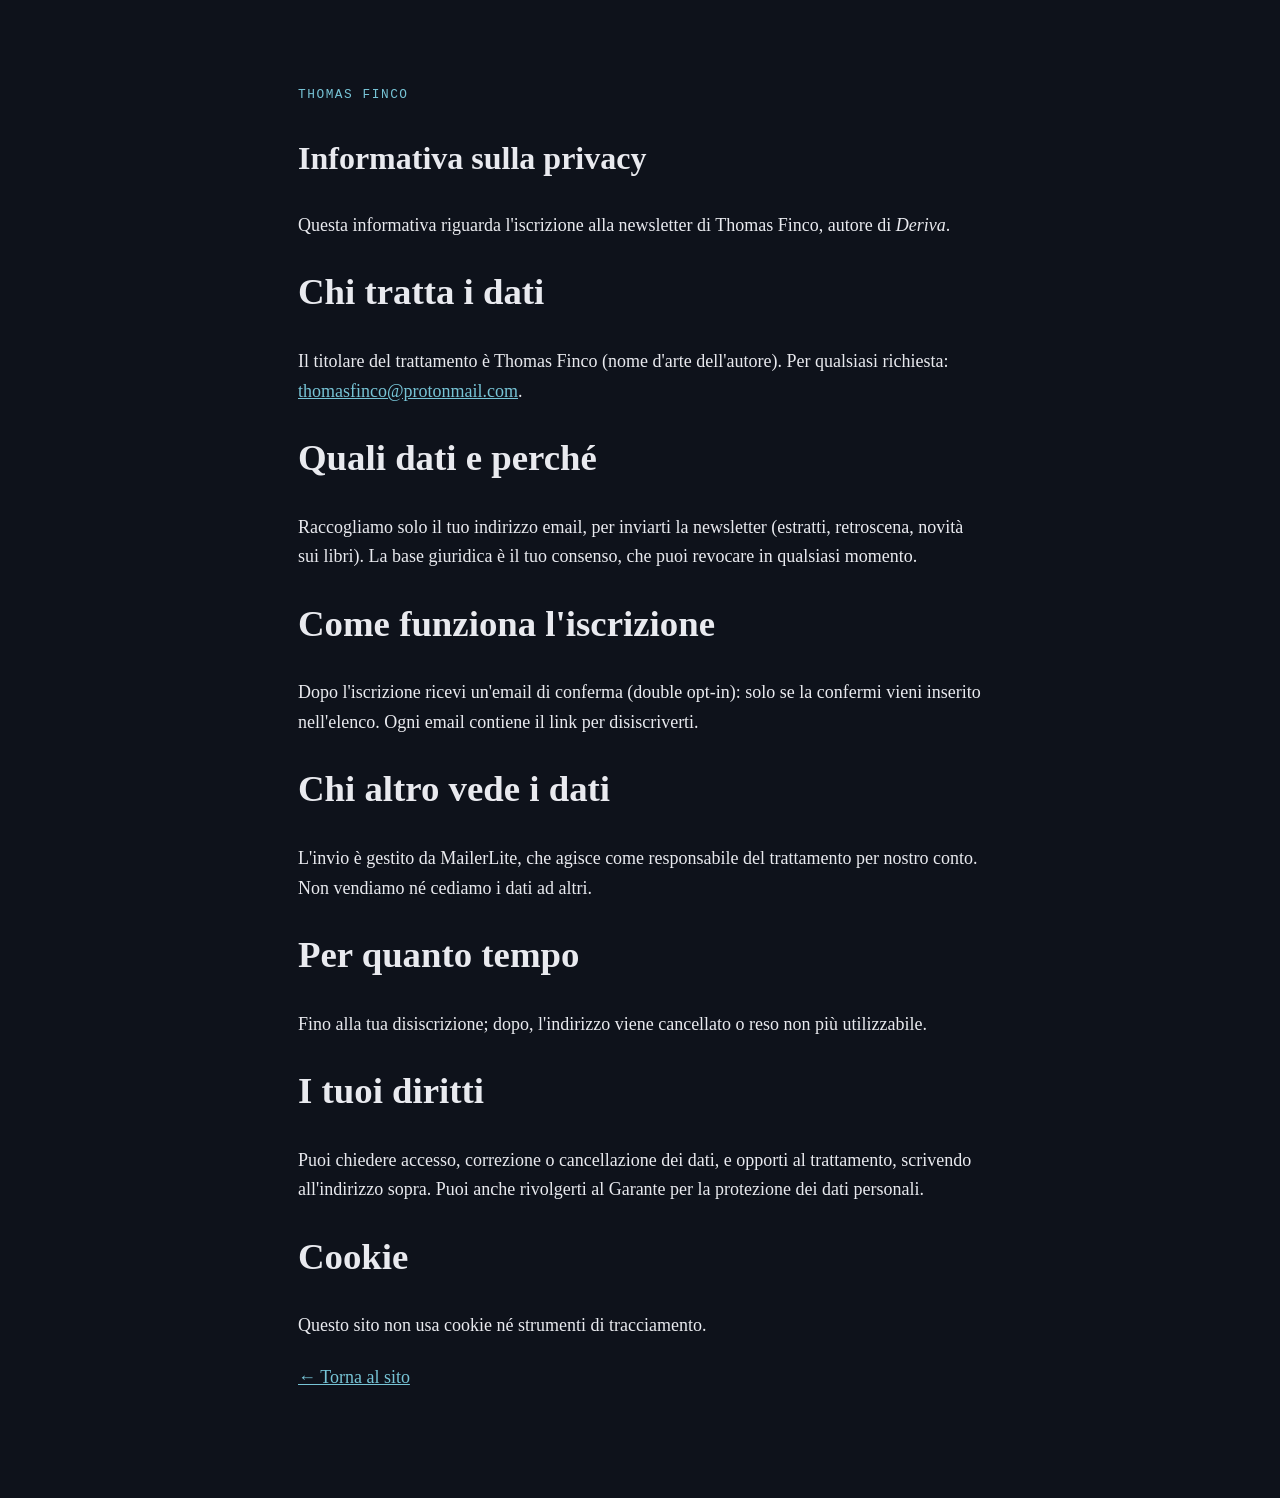
<file: privacy.html>
<!doctype html>
<html lang="it">
<head>
<meta charset="utf-8">
<meta name="viewport" content="width=device-width, initial-scale=1">
<title>Informativa sulla privacy | Thomas Finco</title>
<meta name="robots" content="noindex">
<link rel="icon" href="favicon.svg" type="image/svg+xml">
<link rel="stylesheet" href="style.css">
</head>
<body>
<main>
  <section>
    <div class="wrap colonna">
      <p class="etichetta">Thomas Finco</p>
      <h1 style="font-size:2rem">Informativa sulla privacy</h1>
      <p>Questa informativa riguarda l'iscrizione alla newsletter di Thomas Finco, autore di <em>Deriva</em>.</p>
      <h2>Chi tratta i dati</h2>
      <p>Il titolare del trattamento è Thomas Finco (nome d'arte dell'autore). Per qualsiasi richiesta: <span id="mail-privacy">l'indirizzo di contatto indicato in fondo al sito</span>.</p>
      <h2>Quali dati e perché</h2>
      <p>Raccogliamo solo il tuo indirizzo email, per inviarti la newsletter (estratti, retroscena, novità sui libri). La base giuridica è il tuo consenso, che puoi revocare in qualsiasi momento.</p>
      <h2>Come funziona l'iscrizione</h2>
      <p>Dopo l'iscrizione ricevi un'email di conferma (double opt-in): solo se la confermi vieni inserito nell'elenco. Ogni email contiene il link per disiscriverti.</p>
      <h2>Chi altro vede i dati</h2>
      <p>L'invio è gestito da MailerLite, che agisce come responsabile del trattamento per nostro conto. Non vendiamo né cediamo i dati ad altri.</p>
      <h2>Per quanto tempo</h2>
      <p>Fino alla tua disiscrizione; dopo, l'indirizzo viene cancellato o reso non più utilizzabile.</p>
      <h2>I tuoi diritti</h2>
      <p>Puoi chiedere accesso, correzione o cancellazione dei dati, e opporti al trattamento, scrivendo all'indirizzo sopra. Puoi anche rivolgerti al Garante per la protezione dei dati personali.</p>
      <h2>Cookie</h2>
      <p>Questo sito non usa cookie né strumenti di tracciamento.</p>
      <p><a href="./">← Torna al sito</a></p>
    </div>
  </section>
</main>
<script src="config.js"></script>
<script>if(CONFIG.email){const s=document.getElementById("mail-privacy");s.textContent="";const a=document.createElement("a");a.href="mailto:"+CONFIG.email;a.textContent=CONFIG.email;s.appendChild(a);}</script>
</body>
</html>
</file>
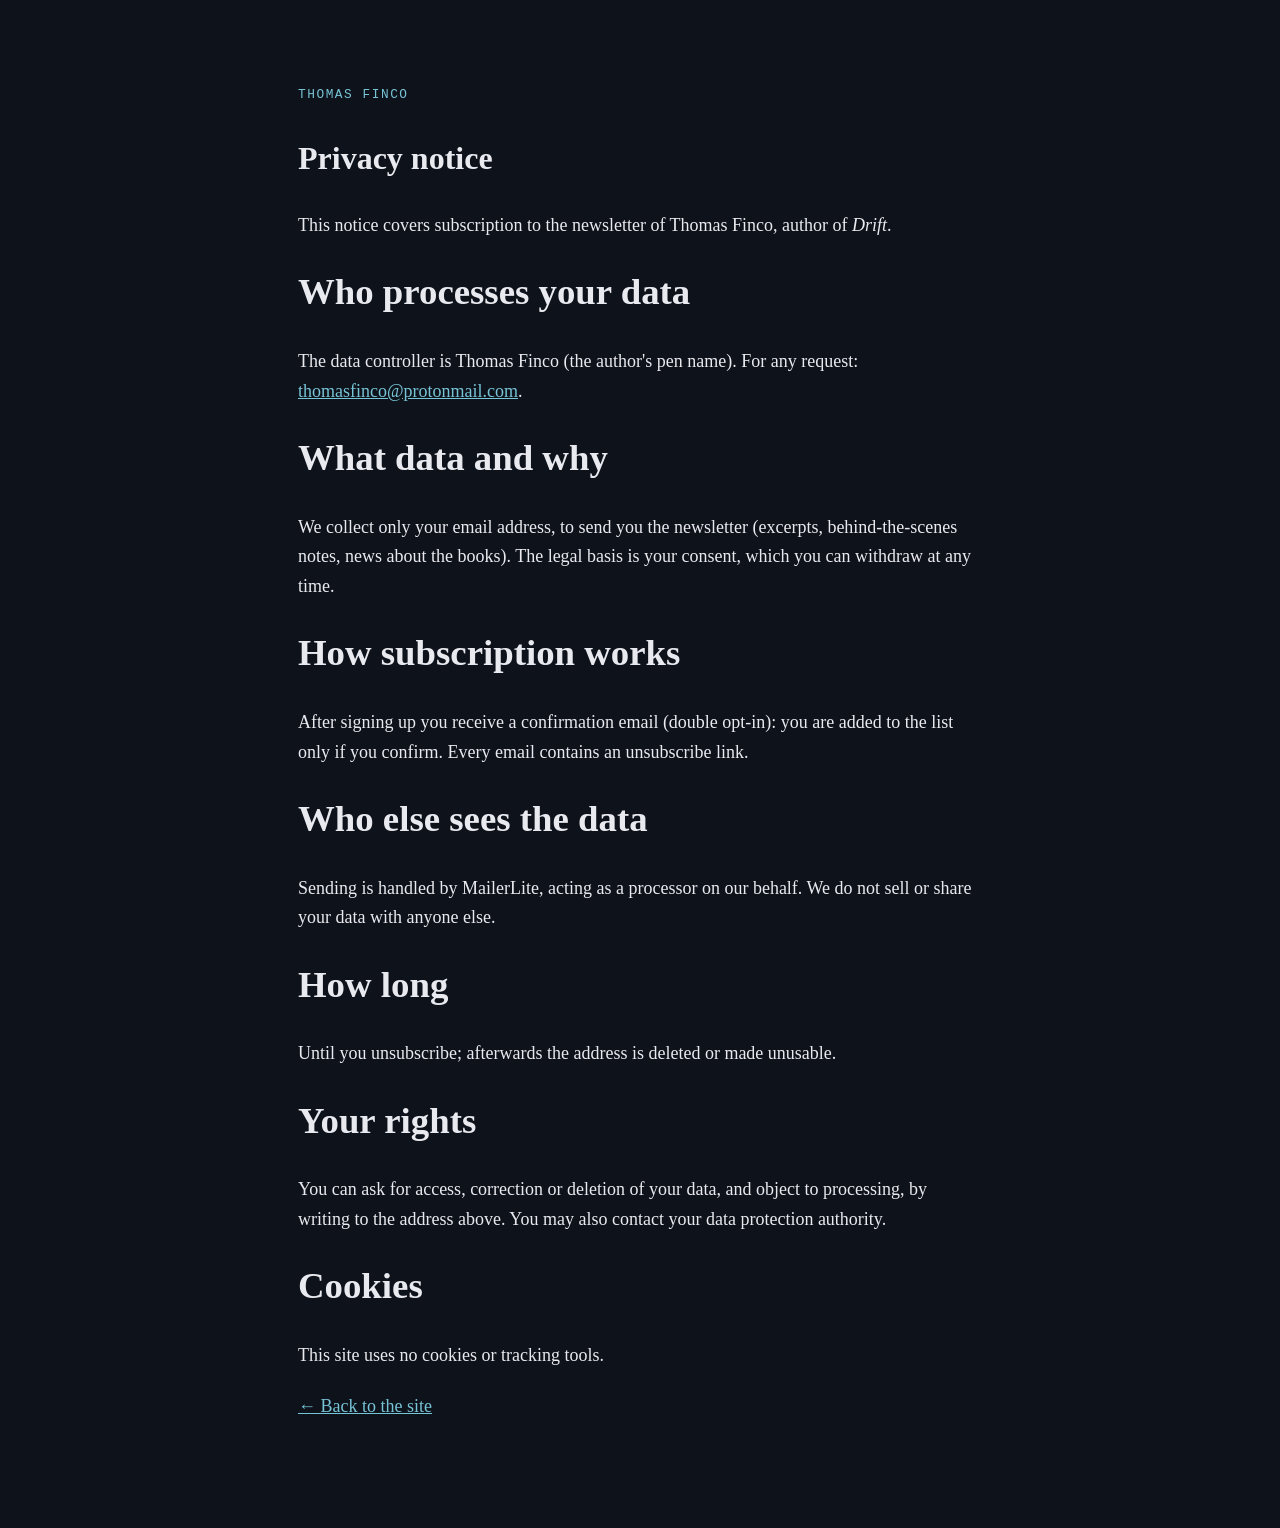
<file: en/privacy.html>
<!doctype html>
<html lang="en">
<head>
<meta charset="utf-8">
<meta name="viewport" content="width=device-width, initial-scale=1">
<title>Privacy notice | Thomas Finco</title>
<meta name="robots" content="noindex">
<link rel="icon" href="../favicon.svg" type="image/svg+xml">
<link rel="stylesheet" href="../style.css">
</head>
<body>
<main>
  <section>
    <div class="wrap colonna">
      <p class="etichetta">Thomas Finco</p>
      <h1 style="font-size:2rem">Privacy notice</h1>
      <p>This notice covers subscription to the newsletter of Thomas Finco, author of <em>Drift</em>.</p>
      <h2>Who processes your data</h2>
      <p>The data controller is Thomas Finco (the author's pen name). For any request: <span id="mail-privacy">the contact address shown at the bottom of the site</span>.</p>
      <h2>What data and why</h2>
      <p>We collect only your email address, to send you the newsletter (excerpts, behind-the-scenes notes, news about the books). The legal basis is your consent, which you can withdraw at any time.</p>
      <h2>How subscription works</h2>
      <p>After signing up you receive a confirmation email (double opt-in): you are added to the list only if you confirm. Every email contains an unsubscribe link.</p>
      <h2>Who else sees the data</h2>
      <p>Sending is handled by MailerLite, acting as a processor on our behalf. We do not sell or share your data with anyone else.</p>
      <h2>How long</h2>
      <p>Until you unsubscribe; afterwards the address is deleted or made unusable.</p>
      <h2>Your rights</h2>
      <p>You can ask for access, correction or deletion of your data, and object to processing, by writing to the address above. You may also contact your data protection authority.</p>
      <h2>Cookies</h2>
      <p>This site uses no cookies or tracking tools.</p>
      <p><a href="./">← Back to the site</a></p>
    </div>
  </section>
</main>
<script src="../config.js"></script>
<script>if(CONFIG.email){const s=document.getElementById("mail-privacy");s.textContent="";const a=document.createElement("a");a.href="mailto:"+CONFIG.email;a.textContent=CONFIG.email;s.appendChild(a);}</script>
</body>
</html>
</file>
<file: style.css>
:root {
  --bg: #0e121b;
  --bg-2: #131925;
  --linea: #263042;
  --testo: #e9eaef;
  --testo-2: #a9afbd;
  --accento: #77c4d6;
  --accento-scuro: #0e121b;
  --serif: "Iowan Old Style", "Palatino Linotype", Palatino, Georgia, "Times New Roman", serif;
  --mono: ui-monospace, "SFMono-Regular", Menlo, Consolas, "Liberation Mono", monospace;
}
* { box-sizing: border-box; }
html { scroll-behavior: smooth; }
body {
  margin: 0; background: var(--bg); color: var(--testo);
  font: 18px/1.65 var(--serif);
  -webkit-font-smoothing: antialiased;
}
a { color: var(--accento); }
.wrap { width: min(1040px, 100% - 40px); margin-inline: auto; }
.mono { font-family: var(--mono); }

/* Intestazione */
header { border-bottom: 1px solid var(--linea); }
header .wrap { display: flex; align-items: center; justify-content: space-between; padding-block: 16px; gap: 16px; }
.marchio { font-family: var(--serif); letter-spacing: .04em; color: var(--testo); text-decoration: none; font-size: 1.05rem; }
nav { display: flex; gap: 22px; align-items: center; font-size: .95rem; }
nav a { color: var(--testo-2); text-decoration: none; }
nav a:hover { color: var(--testo); }
@media (max-width: 720px) { nav .voce { display: none; } }

/* Pulsanti */
.btn {
  display: inline-block; padding: 12px 22px; border-radius: 6px; text-decoration: none;
  font: 600 .95rem var(--serif); letter-spacing: .02em; border: 1px solid var(--accento);
  background: var(--accento); color: var(--accento-scuro); cursor: pointer;
}
.btn:hover { filter: brightness(1.08); }
.btn.secondario { background: transparent; color: var(--accento); }
.btn[aria-disabled="true"] { background: transparent; color: var(--testo-2); border-color: var(--linea); cursor: default; filter: none; }
.btn:focus-visible, a:focus-visible, input:focus-visible { outline: 3px solid var(--accento); outline-offset: 3px; }

/* Hero */
.hero { padding-block: clamp(40px, 8vw, 90px); }
.hero .wrap { display: grid; grid-template-columns: minmax(220px, 340px) 1fr; gap: clamp(28px, 6vw, 72px); align-items: center; }
.hero img { width: 100%; height: auto; display: block; border-radius: 4px; box-shadow: 0 24px 60px rgba(0,0,0,.55); }
.hero h1 { font-size: clamp(3rem, 9vw, 5.4rem); line-height: 1; margin: 0 0 8px; letter-spacing: .02em; font-weight: 700; }
.sottotitolo { font-style: italic; color: var(--accento); font-size: 1.5rem; margin: 0 0 28px; }
.gancio { font-size: 1.25rem; max-width: 30ch; margin: 0 0 28px; }
.azioni { display: flex; flex-wrap: wrap; gap: 12px; }
.autore-riga { margin-top: 28px; color: var(--testo-2); font-size: 1rem; }
@media (max-width: 720px) { .hero .wrap { grid-template-columns: 1fr; } .hero img { max-width: 280px; margin-inline: auto; } }

/* Onda */
.onda { border-block: 1px solid var(--linea); background: var(--bg-2); padding-block: 26px 18px; }
.onda canvas { width: 100%; height: 90px; display: block; }
.offset { text-align: center; color: var(--accento); font-family: var(--mono); font-size: .95rem; margin: 6px 0 0; }

/* Sezioni */
section { padding-block: clamp(44px, 7vw, 84px); }
section + section { border-top: 1px solid var(--linea); }
h2 { font-size: clamp(1.7rem, 4vw, 2.3rem); margin: 0 0 24px; font-weight: 700; }
.etichetta { font-family: var(--mono); font-size: .8rem; letter-spacing: .12em; text-transform: uppercase; color: var(--accento); margin: 0 0 10px; }
.colonna { max-width: 38em; }
.colonna p { margin: 0 0 1.2em; }
.evidenza { font-size: 1.35rem; font-style: italic; }

.schede { display: grid; grid-template-columns: repeat(auto-fit, minmax(240px, 1fr)); gap: 20px; margin-top: 8px; }
.scheda { border: 1px solid var(--linea); background: var(--bg-2); border-radius: 8px; padding: 22px; }
.scheda h3 { margin: 0 0 10px; font-size: 1.15rem; }
.scheda p { margin: 0; color: var(--testo-2); font-size: 1rem; line-height: 1.6; }
.nota { margin-top: 22px; color: var(--testo-2); font-size: .95rem; }

/* Newsletter */
form { display: flex; flex-wrap: wrap; gap: 12px; max-width: 520px; }
input[type=email] {
  flex: 1 1 240px; padding: 12px 14px; border-radius: 6px; border: 1px solid var(--linea);
  background: var(--bg-2); color: var(--testo); font: 1rem var(--serif);
}

footer { border-top: 1px solid var(--linea); padding-block: 32px; color: var(--testo-2); font-size: .9rem; }
footer .wrap { display: flex; flex-wrap: wrap; justify-content: space-between; gap: 12px; }
[hidden] { display: none !important; }
/* Selettore lingua */
.lingua { border: 1px solid var(--linea); border-radius: 4px; padding: 3px 8px; font-family: var(--mono); font-size: .8rem; letter-spacing: .08em; }
.lingua:hover { border-color: var(--accento); color: var(--accento); }
.sr { position: absolute; left: -9999px; }

/* Newsletter: consenso e messaggio di esito */
#form-newsletter{flex-wrap:wrap}
#form-newsletter .consenso{flex-basis:100%;display:flex;gap:.6rem;align-items:flex-start;font-size:.9rem;color:#a9afbd;margin-top:.8rem}
#form-newsletter .consenso input{margin-top:.25rem;flex:none}
#form-newsletter .consenso a{color:#77c4d6}
#esito{flex-basis:100%;margin:.8rem 0 0;color:#77c4d6;min-height:1.4em}

/* Pagina "Grazie per aver letto" */
.grazie { padding-block: clamp(48px, 9vw, 110px) clamp(32px, 6vw, 64px); }
.grazie h1 { font-size: clamp(2.3rem, 7vw, 3.8rem); line-height: 1.08; margin: 0 0 22px; font-weight: 700; }
.elenco { margin: 0 0 1.2em; padding-left: 1.2em; }
.elenco li { margin-bottom: .45em; }
.elenco li::marker { color: var(--accento); }
</file>
